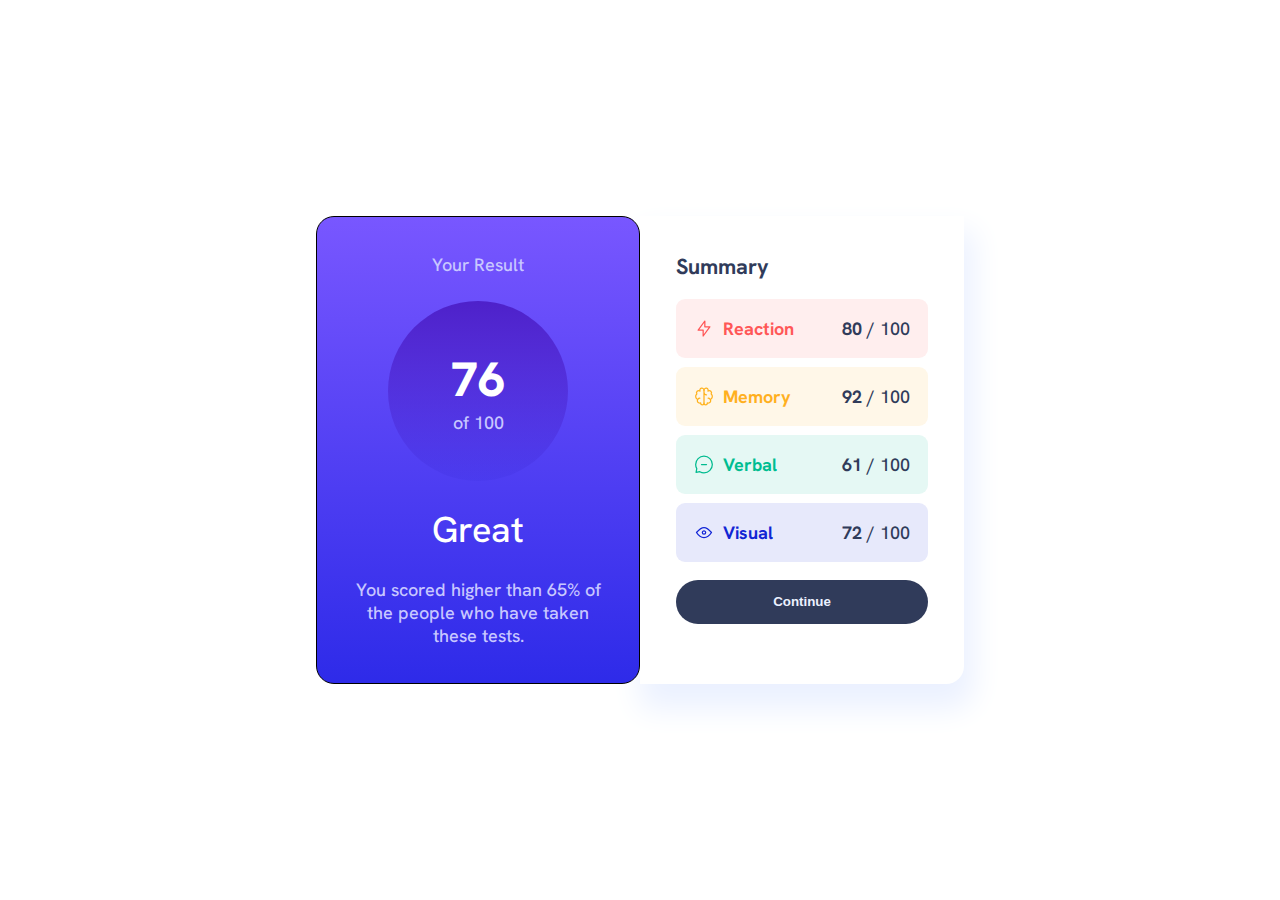
<file: 1-ResultSummaryComponent/index.html>
<!DOCTYPE html>
<html lang="en">

<head>
  <meta charset="UTF-8">
  <meta name="viewport" content="width=device-width, initial-scale=1.0">
  <title>ResultsSummary</title>
  <link rel="stylesheet" href="styles.css">
</head>

<body>
  <main>
    <section class="result-summary-container">
      <div class="result">
        <h1 class="heading">Your Result</h1>
        <div class="score">
          <h1>76</h1>
          <p>of 100</p>
        </div>
        <div class="rating">
          <h1 class="rate">Great</h1>
          <p class="rating-info">You scored higher than 65% of the people who have taken these tests.</p>
        </div>
      </div>

      <div class="summary">
        <h1 class="heading">Summary</h1>
        <ul class="category">
          <li>
            <img src="./assets/images/icon-reaction.svg" alt="icon-reaction" class="icon">
            <span class="item">Reaction</span>
            <span class="item-score"><b>80</b> / 100</span>
          </li>
          <li>
            <img src="./assets/images/icon-memory.svg" alt="icon-memory" class="icon">
            <span class="item">Memory</span>
            <span class="item-score"><b>92</b> / 100</span>
          </li>
          <li>
            <img src="./assets/images/icon-verbal.svg" alt="icon-verbal" class="icon">
            <span class="item">Verbal</span>
            <span class="item-score"><b>61</b> / 100</span>
          </li>
          <li>
            <img src="./assets/images/icon-visual.svg" alt="icon-visual" class="icon">
            <span class="item">Visual</span>
            <span class="item-score"><b>72</b> / 100</span>
          </li>
        </ul>
        <button class="continue-btn" type="button">Continue</button>
      </div>
    </section>
  </main>
</body>

</html>
</file>
<file: 1-ResultSummaryComponent/styles.css>
@import url("https://fonts.googleapis.com/css2?family=Hanken+Grotesk:wght@400;500;700;800&display=swap");

:root {
  /* Primary Colors */
  --light-red: hsl(0, 100%, 67%);
  --orangey-yellow: hsl(39, 100%, 56%);
  --green-teal: hsl(166, 100%, 37%);
  --cobalt-blue: hsl(234, 85%, 45%);

  /* Gradients */
  --light-slate-blue: hsl(252, 100%, 67%);
  --light-royal-blue: hsl(241, 81%, 54%);
  --violet-blue: hsla(256, 72%, 46%, 1);
  --persian-blue: hsla(241, 72%, 46%, 0.1);

  /* Neutral */
  --white: hsl(0, 0%, 100%);
  --pale-blue: hsl(221, 100%, 96%);
  --light-lavender: hsl(241, 100%, 89%);
  --dark-gray-blue: hsl(224, 30%, 27%);
}

* {
  box-sizing: border-box;
}

body {
  margin: 0;
  padding: 0;
  font-family: "Hanken Grotesk", sans-serif;
  font-weight: 500;
  font-size: 18px;
}

main {
  display: flex;
  justify-content: center;
  align-items: center;
  height: 100vh;
}

.result-summary-container {
  display: flex;
  flex-direction: row;
}

.result-summary-container .result,
.result-summary-container .summary {
  display: flex;
  flex-direction: column;
  flex-basis: 50%;
  align-items: center;
  width: 18em;
}

/* Result styles */
.result {
  background-image: linear-gradient(var(--light-slate-blue), var(--light-royal-blue));
  border: 1px solid black;
  border-radius: 1em;
  color: var(--white);
  padding: 2em;
  text-align: center;
  z-index: 1;
}

.result .heading {
  margin-top: 0;
  margin-bottom: 25px;
  color: var(--light-lavender);
  font-size: 18px;
  font-weight: 500;
}

.result .score {
  display: flex;
  flex-direction: column;
  justify-content: center;
  background-image: linear-gradient(var(--violet-blue), var(--persian-blue));
  border-radius: 50%;
  height: 10em;
  width: 10em;
  text-align: center;
}

.score h1 {
  font-size: xxx-large;
  font-weight: 800;
  margin: 0;
}

.score p {
  color: var(--light-lavender);
  font-weight: 500;
  margin: 0;
}

.rating .rate {
  font-weight: 500;
  margin: 25px;
}

.rating .rating-info {
  color: var(--light-lavender);
  margin: 0;
}

/* Summary Styles */
.summary {
  padding: 2em;
  border: 0;
  border-bottom-right-radius: 1em;
  box-shadow: 5px 20px 30px 5px var(--pale-blue);
}

.summary .heading {
  margin: 0;
  color: var(--dark-gray-blue);
  font-size: larger;
  align-self: flex-start;
  width: 100%;
}

.summary .category {
  display: flex;
  flex-direction: column;
  row-gap: 0.5em;
  list-style: none;
  padding: 0;
  width: 100%;
}

.category li {
  display: flex;
  flex-direction: row;
  padding: 1em;
  border-radius: 0.5em;
  font-weight: 700;
}

.category li img {
  margin-inline-end: 0.5em;
}

.category li .item {
  flex-grow: 2;
}

.category li:first-child {
  color: var(--light-red);
  background-color: hsla(0, 100%, 67%, 0.1);
}

.category li:nth-child(2) {
  color: var(--orangey-yellow);
  background-color: hsla(39, 100%, 56%, 0.1);
}

.category li:nth-child(3) {
  color: var(--green-teal);
  background-color: hsla(166, 100%, 37%, 0.1);
}

.category li:last-child {
  color: var(--cobalt-blue);
  background-color: hsla(234, 85%, 45%, 0.1);
}

.category .item-score {
  color: var(--dark-gray-blue);
  font-weight: 500;
}

.summary .continue-btn {
  color: var(--pale-blue);
  background-color: var(--dark-gray-blue);
  border: 1px solid transparent;
  border-radius: 2em;
  font-weight: 600;
  padding: 1em;
  width: 100%;
}

.summary .continue-btn:hover {
  cursor: pointer;
}

.summary .continue-btn:active {
  background-image: linear-gradient(var(--light-slate-blue), var(--light-royal-blue));
}

/* Responsive design */
@media screen and (max-width: 600px) {
  .result-summary-container {
    flex-direction: column;
    height: 100%;
  }

  .result,
  .summary {
    width: 100% !important;
  }

  .result {
    border-top-left-radius: 0;
    border-top-right-radius: 0;
  }
}
</file>
